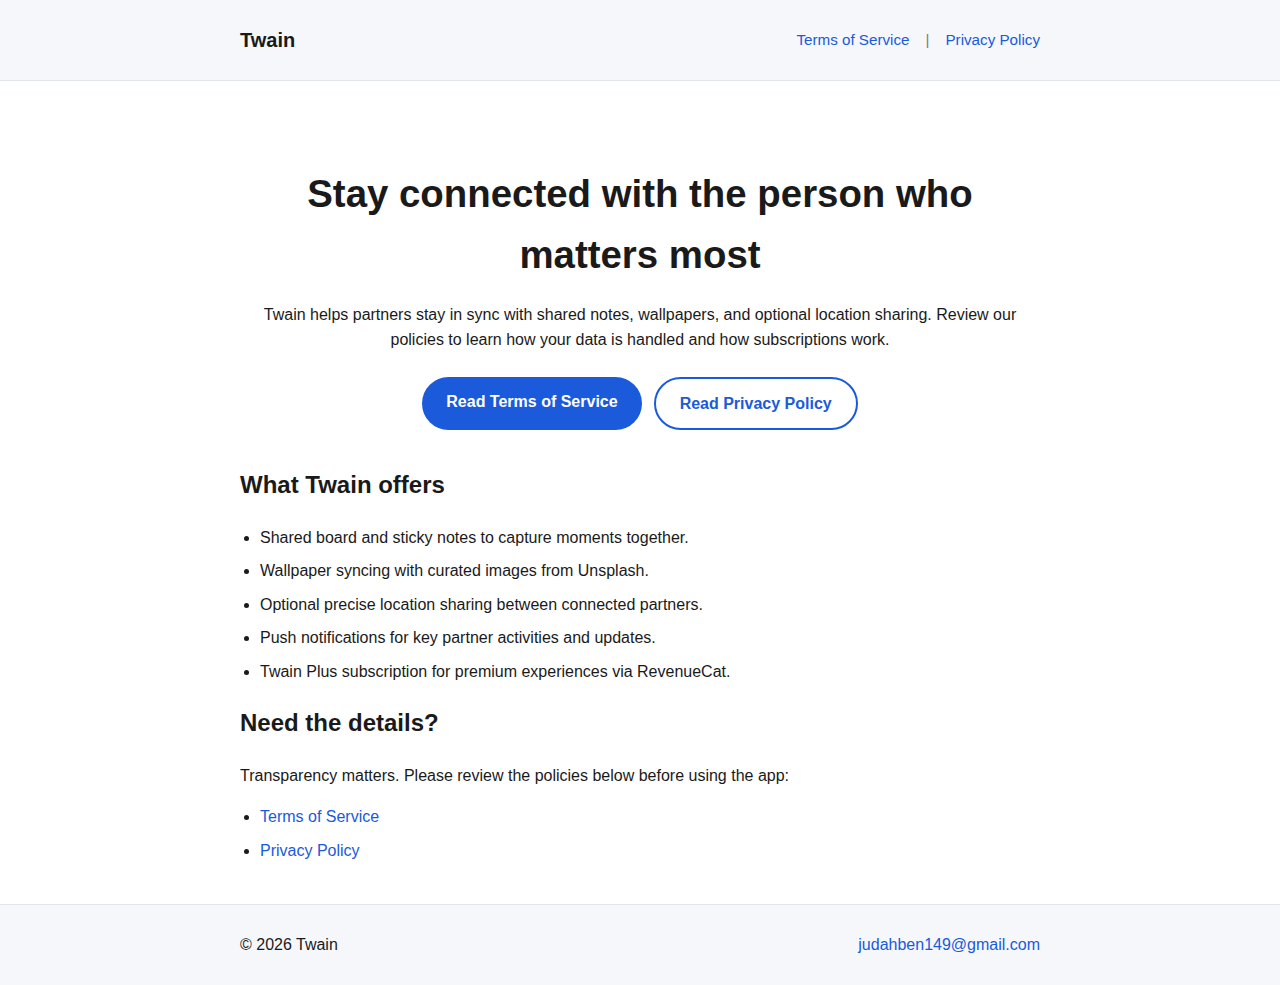
<file: legal-site/index.html>
<!DOCTYPE html>
<html lang="en">
<head>
  <meta charset="UTF-8">
  <meta name="viewport" content="width=device-width, initial-scale=1.0">
  <title>Twain | Welcome</title>
  <link rel="stylesheet" href="styles.css">
</head>
<body>
  <header class="site-header">
    <div class="container header-content">
      <div class="branding">Twain</div>
      <nav class="site-nav" aria-label="Primary">
        <a href="terms.html">Terms of Service</a>
        <span aria-hidden="true">|</span>
        <a href="privacy.html">Privacy Policy</a>
      </nav>
    </div>
  </header>

  <main class="container">
    <section class="hero">
      <h1>Stay connected with the person who matters most</h1>
      <p>Twain helps partners stay in sync with shared notes, wallpapers, and optional location sharing. Review our policies to learn how your data is handled and how subscriptions work.</p>
      <div class="cta-links">
        <a class="cta-button" href="terms.html">Read Terms of Service</a>
        <a class="cta-outline" href="privacy.html">Read Privacy Policy</a>
      </div>
    </section>

    <section class="features">
      <h2>What Twain offers</h2>
      <ul>
        <li>Shared board and sticky notes to capture moments together.</li>
        <li>Wallpaper syncing with curated images from Unsplash.</li>
        <li>Optional precise location sharing between connected partners.</li>
        <li>Push notifications for key partner activities and updates.</li>
        <li>Twain Plus subscription for premium experiences via RevenueCat.</li>
      </ul>
    </section>

    <section class="policies">
      <h2>Need the details?</h2>
      <p>Transparency matters. Please review the policies below before using the app:</p>
      <ul>
        <li><a href="terms.html">Terms of Service</a></li>
        <li><a href="privacy.html">Privacy Policy</a></li>
      </ul>
    </section>
  </main>

  <footer class="site-footer">
    <div class="container footer-content">
      <p>© 2026 Twain</p>
      <p><a href="mailto:judahben149@gmail.com">judahben149@gmail.com</a></p>
    </div>
  </footer>
</body>
</html>
</file>
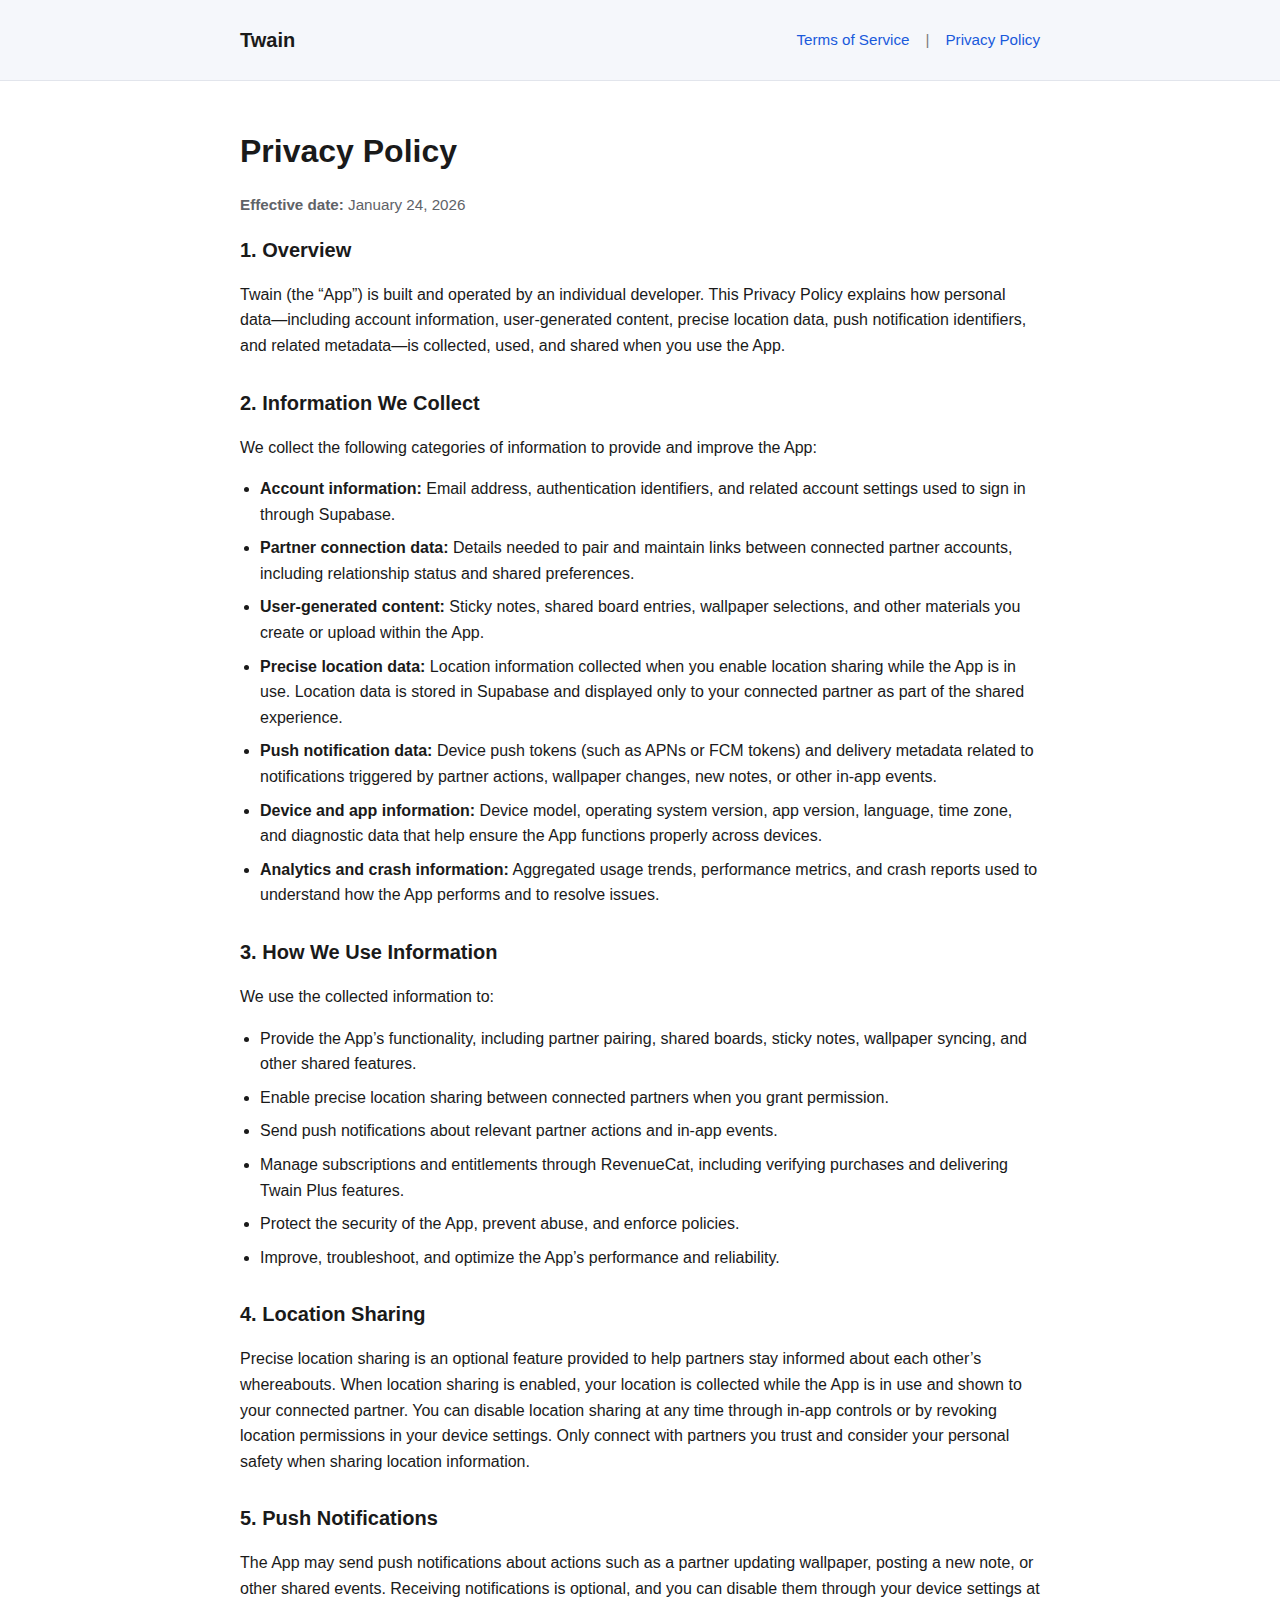
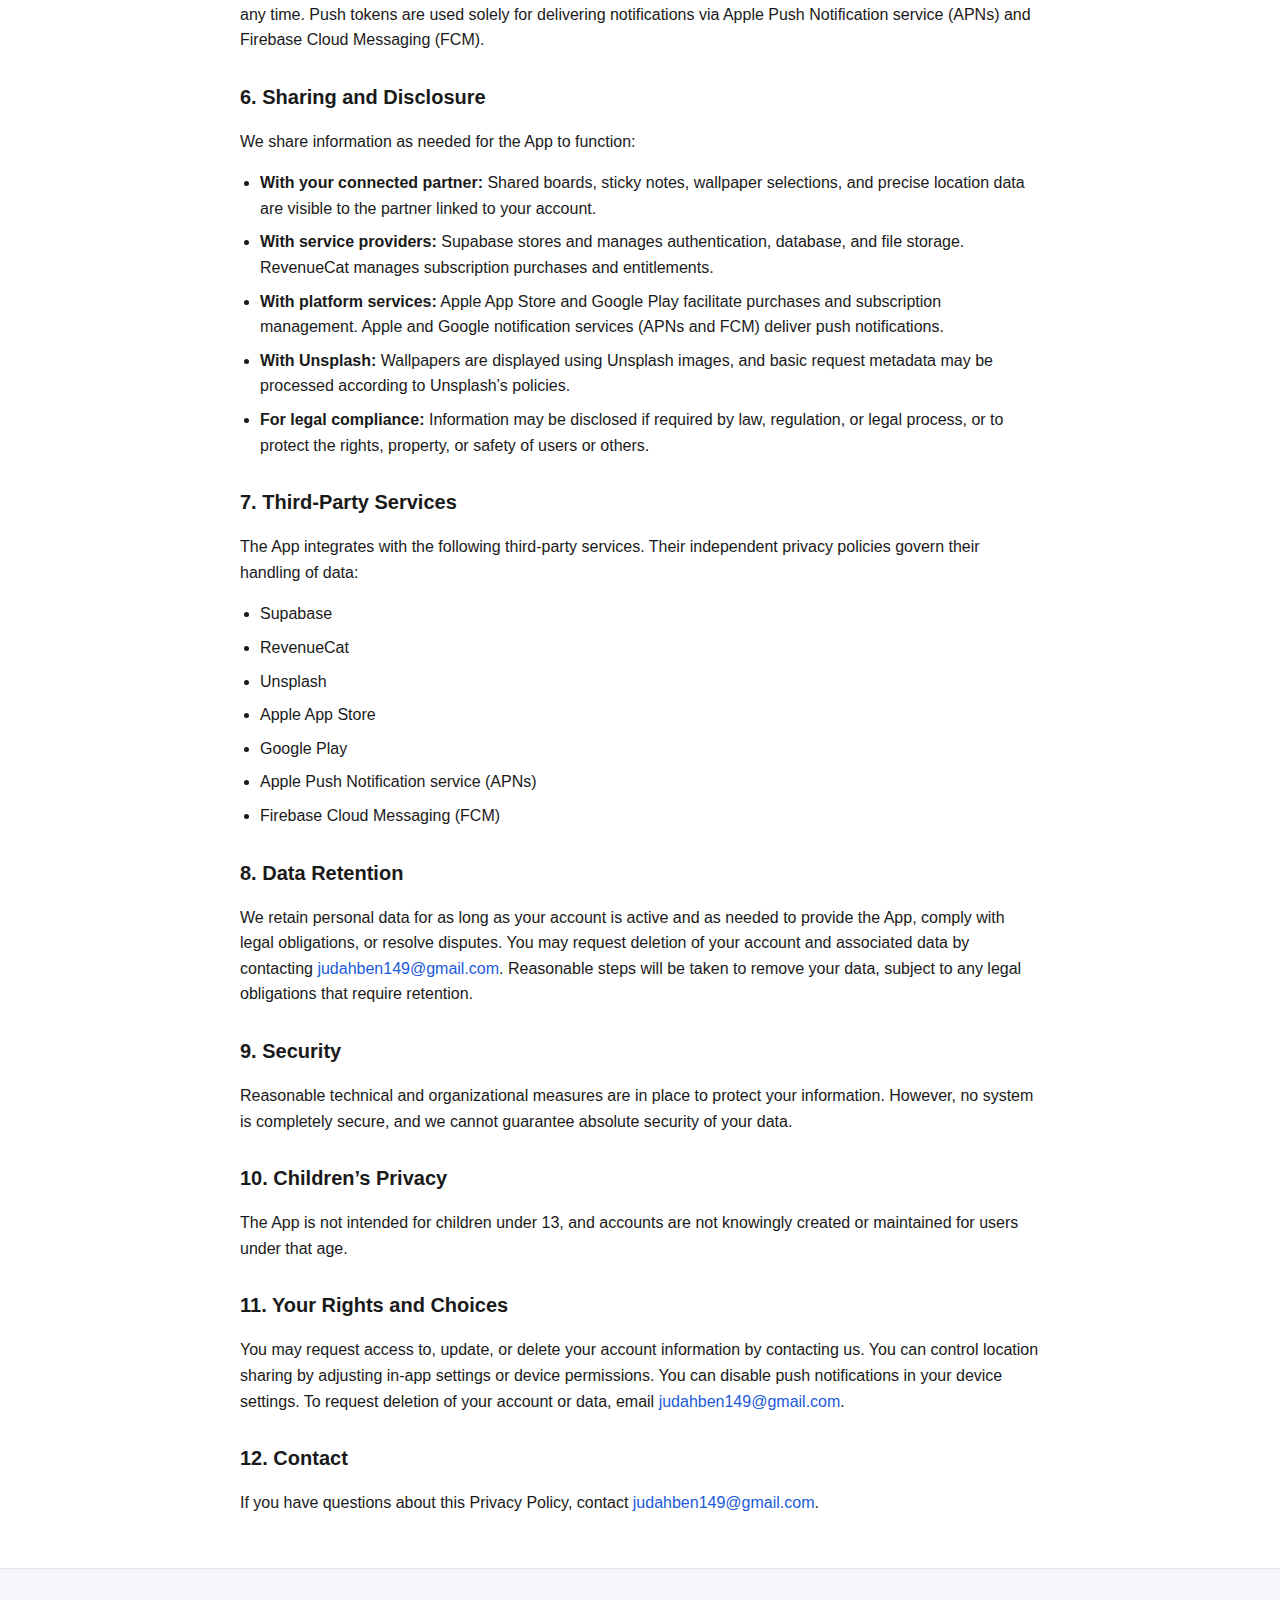
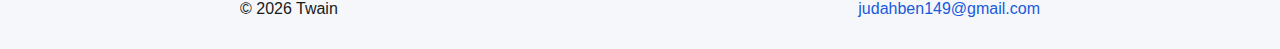
<file: legal-site/privacy.html>
<!DOCTYPE html>
<html lang="en">
<head>
  <meta charset="UTF-8">
  <meta name="viewport" content="width=device-width, initial-scale=1.0">
  <title>Twain | Privacy Policy</title>
  <link rel="stylesheet" href="styles.css">
</head>
<body>
  <header class="site-header">
    <div class="container header-content">
      <div class="branding">Twain</div>
      <nav class="site-nav" aria-label="Primary">
        <a href="terms.html">Terms of Service</a>
        <span aria-hidden="true">|</span>
        <a href="privacy.html">Privacy Policy</a>
      </nav>
    </div>
  </header>

  <main class="container legal-document">
    <h1>Privacy Policy</h1>
    <p class="effective-date"><strong>Effective date:</strong> January 24, 2026</p>

    <section>
      <h2>1. Overview</h2>
      <p>Twain (the “App”) is built and operated by an individual developer. This Privacy Policy explains how personal data—including account information, user-generated content, precise location data, push notification identifiers, and related metadata—is collected, used, and shared when you use the App.</p>
    </section>

    <section>
      <h2>2. Information We Collect</h2>
      <p>We collect the following categories of information to provide and improve the App:</p>
      <ul>
        <li><strong>Account information:</strong> Email address, authentication identifiers, and related account settings used to sign in through Supabase.</li>
        <li><strong>Partner connection data:</strong> Details needed to pair and maintain links between connected partner accounts, including relationship status and shared preferences.</li>
        <li><strong>User-generated content:</strong> Sticky notes, shared board entries, wallpaper selections, and other materials you create or upload within the App.</li>
        <li><strong>Precise location data:</strong> Location information collected when you enable location sharing while the App is in use. Location data is stored in Supabase and displayed only to your connected partner as part of the shared experience.</li>
        <li><strong>Push notification data:</strong> Device push tokens (such as APNs or FCM tokens) and delivery metadata related to notifications triggered by partner actions, wallpaper changes, new notes, or other in-app events.</li>
        <li><strong>Device and app information:</strong> Device model, operating system version, app version, language, time zone, and diagnostic data that help ensure the App functions properly across devices.</li>
        <li><strong>Analytics and crash information:</strong> Aggregated usage trends, performance metrics, and crash reports used to understand how the App performs and to resolve issues.</li>
      </ul>
    </section>

    <section>
      <h2>3. How We Use Information</h2>
      <p>We use the collected information to:</p>
      <ul>
        <li>Provide the App’s functionality, including partner pairing, shared boards, sticky notes, wallpaper syncing, and other shared features.</li>
        <li>Enable precise location sharing between connected partners when you grant permission.</li>
        <li>Send push notifications about relevant partner actions and in-app events.</li>
        <li>Manage subscriptions and entitlements through RevenueCat, including verifying purchases and delivering Twain Plus features.</li>
        <li>Protect the security of the App, prevent abuse, and enforce policies.</li>
        <li>Improve, troubleshoot, and optimize the App’s performance and reliability.</li>
      </ul>
    </section>

    <section>
      <h2>4. Location Sharing</h2>
      <p>Precise location sharing is an optional feature provided to help partners stay informed about each other’s whereabouts. When location sharing is enabled, your location is collected while the App is in use and shown to your connected partner. You can disable location sharing at any time through in-app controls or by revoking location permissions in your device settings. Only connect with partners you trust and consider your personal safety when sharing location information.</p>
    </section>

    <section>
      <h2>5. Push Notifications</h2>
      <p>The App may send push notifications about actions such as a partner updating wallpaper, posting a new note, or other shared events. Receiving notifications is optional, and you can disable them through your device settings at any time. Push tokens are used solely for delivering notifications via Apple Push Notification service (APNs) and Firebase Cloud Messaging (FCM).</p>
    </section>

    <section>
      <h2>6. Sharing and Disclosure</h2>
      <p>We share information as needed for the App to function:</p>
      <ul>
        <li><strong>With your connected partner:</strong> Shared boards, sticky notes, wallpaper selections, and precise location data are visible to the partner linked to your account.</li>
        <li><strong>With service providers:</strong> Supabase stores and manages authentication, database, and file storage. RevenueCat manages subscription purchases and entitlements.</li>
        <li><strong>With platform services:</strong> Apple App Store and Google Play facilitate purchases and subscription management. Apple and Google notification services (APNs and FCM) deliver push notifications.</li>
        <li><strong>With Unsplash:</strong> Wallpapers are displayed using Unsplash images, and basic request metadata may be processed according to Unsplash’s policies.</li>
        <li><strong>For legal compliance:</strong> Information may be disclosed if required by law, regulation, or legal process, or to protect the rights, property, or safety of users or others.</li>
      </ul>
    </section>

    <section>
      <h2>7. Third-Party Services</h2>
      <p>The App integrates with the following third-party services. Their independent privacy policies govern their handling of data:</p>
      <ul>
        <li>Supabase</li>
        <li>RevenueCat</li>
        <li>Unsplash</li>
        <li>Apple App Store</li>
        <li>Google Play</li>
        <li>Apple Push Notification service (APNs)</li>
        <li>Firebase Cloud Messaging (FCM)</li>
      </ul>
    </section>

    <section>
      <h2>8. Data Retention</h2>
      <p>We retain personal data for as long as your account is active and as needed to provide the App, comply with legal obligations, or resolve disputes. You may request deletion of your account and associated data by contacting <a href="mailto:judahben149@gmail.com">judahben149@gmail.com</a>. Reasonable steps will be taken to remove your data, subject to any legal obligations that require retention.</p>
    </section>

    <section>
      <h2>9. Security</h2>
      <p>Reasonable technical and organizational measures are in place to protect your information. However, no system is completely secure, and we cannot guarantee absolute security of your data.</p>
    </section>

    <section>
      <h2>10. Children’s Privacy</h2>
      <p>The App is not intended for children under 13, and accounts are not knowingly created or maintained for users under that age.</p>
    </section>

    <section>
      <h2>11. Your Rights and Choices</h2>
      <p>You may request access to, update, or delete your account information by contacting us. You can control location sharing by adjusting in-app settings or device permissions. You can disable push notifications in your device settings. To request deletion of your account or data, email <a href="mailto:judahben149@gmail.com">judahben149@gmail.com</a>.</p>
    </section>

    <section>
      <h2>12. Contact</h2>
      <p>If you have questions about this Privacy Policy, contact <a href="mailto:judahben149@gmail.com">judahben149@gmail.com</a>.</p>
    </section>
  </main>

  <footer class="site-footer">
    <div class="container footer-content">
      <p>© 2026 Twain</p>
      <p><a href="mailto:judahben149@gmail.com">judahben149@gmail.com</a></p>
    </div>
  </footer>
</body>
</html>
</file>
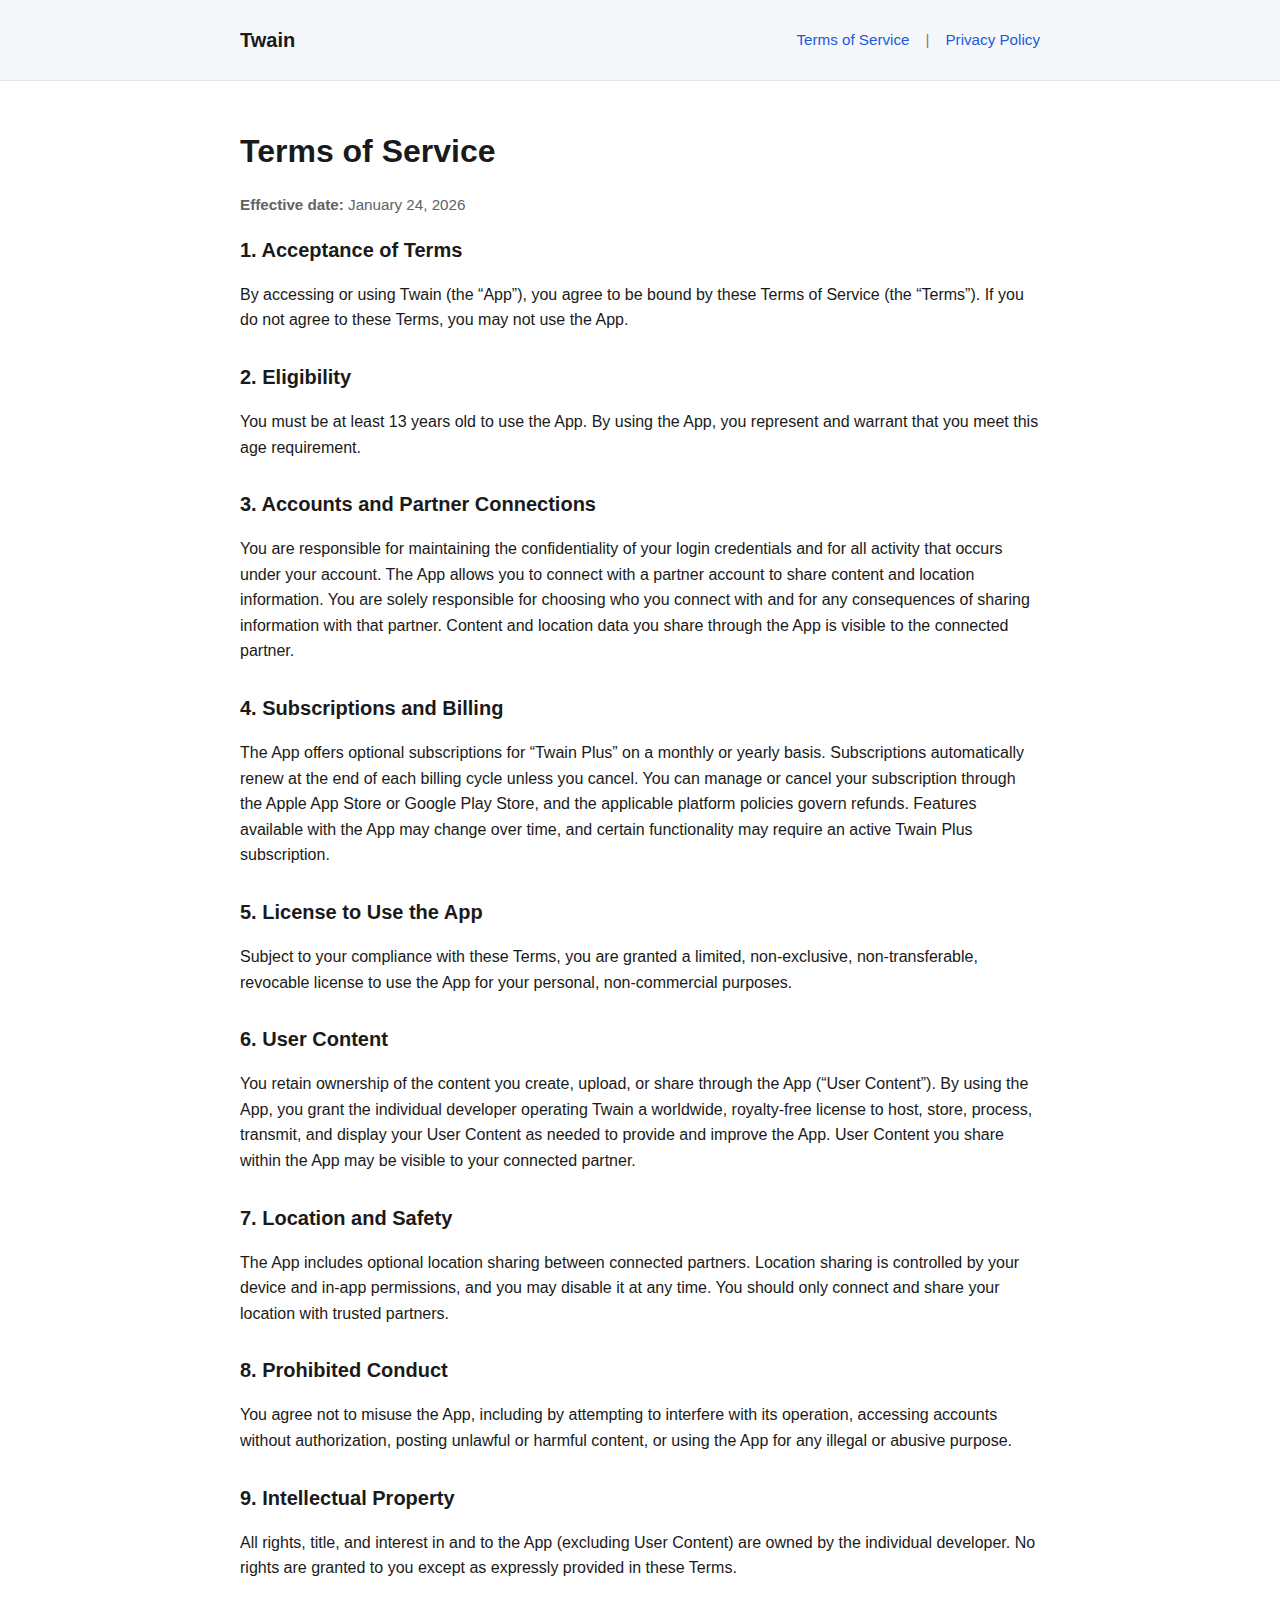
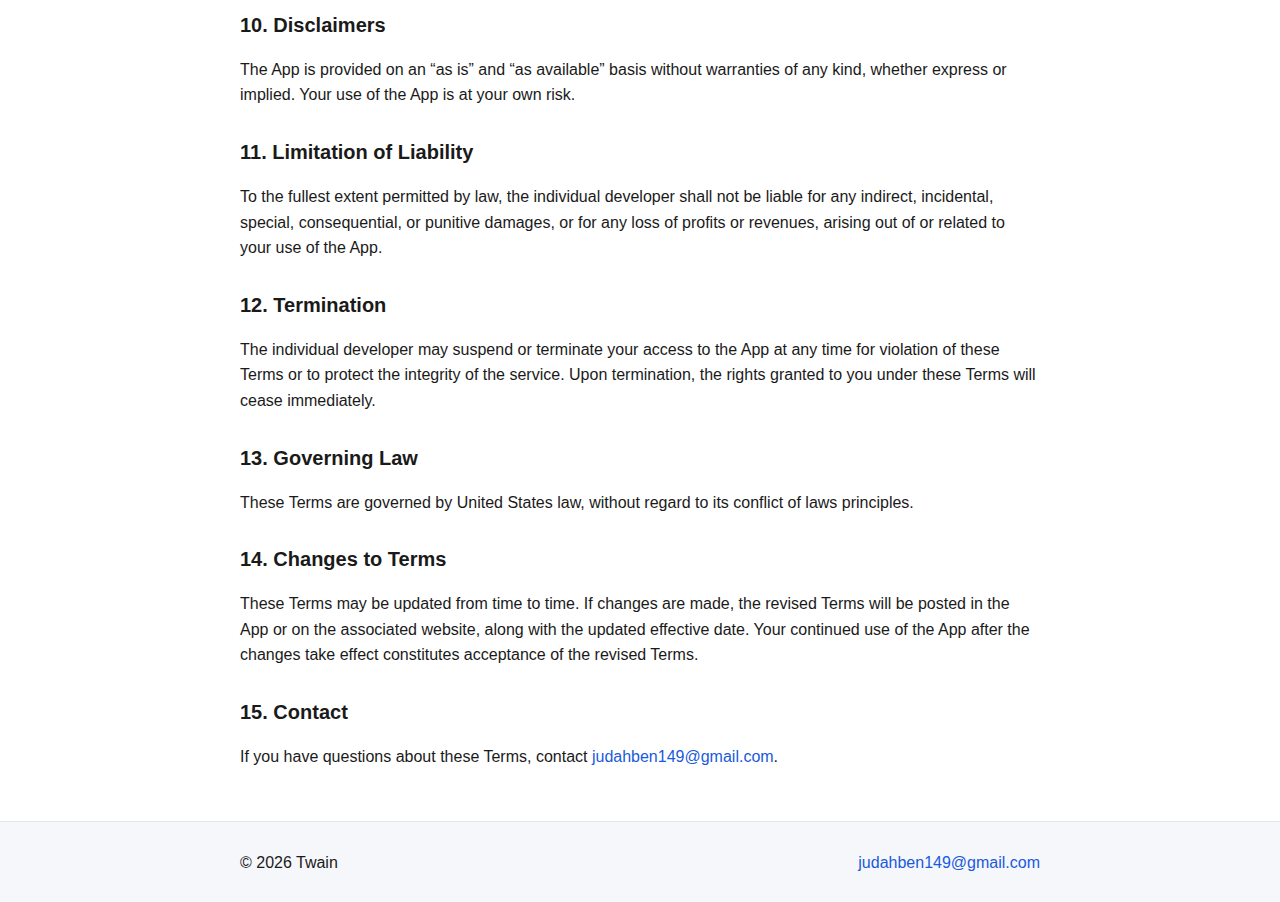
<file: legal-site/terms.html>
<!DOCTYPE html>
<html lang="en">
<head>
  <meta charset="UTF-8">
  <meta name="viewport" content="width=device-width, initial-scale=1.0">
  <title>Twain | Terms of Service</title>
  <link rel="stylesheet" href="styles.css">
</head>
<body>
  <header class="site-header">
    <div class="container header-content">
      <div class="branding">Twain</div>
      <nav class="site-nav" aria-label="Primary">
        <a href="terms.html">Terms of Service</a>
        <span aria-hidden="true">|</span>
        <a href="privacy.html">Privacy Policy</a>
      </nav>
    </div>
  </header>

  <main class="container legal-document">
    <h1>Terms of Service</h1>
    <p class="effective-date"><strong>Effective date:</strong> January 24, 2026</p>

    <section>
      <h2>1. Acceptance of Terms</h2>
      <p>By accessing or using Twain (the “App”), you agree to be bound by these Terms of Service (the “Terms”). If you do not agree to these Terms, you may not use the App.</p>
    </section>

    <section>
      <h2>2. Eligibility</h2>
      <p>You must be at least 13 years old to use the App. By using the App, you represent and warrant that you meet this age requirement.</p>
    </section>

    <section>
      <h2>3. Accounts and Partner Connections</h2>
      <p>You are responsible for maintaining the confidentiality of your login credentials and for all activity that occurs under your account. The App allows you to connect with a partner account to share content and location information. You are solely responsible for choosing who you connect with and for any consequences of sharing information with that partner. Content and location data you share through the App is visible to the connected partner.</p>
    </section>

    <section>
      <h2>4. Subscriptions and Billing</h2>
      <p>The App offers optional subscriptions for “Twain Plus” on a monthly or yearly basis. Subscriptions automatically renew at the end of each billing cycle unless you cancel. You can manage or cancel your subscription through the Apple App Store or Google Play Store, and the applicable platform policies govern refunds. Features available with the App may change over time, and certain functionality may require an active Twain Plus subscription.</p>
    </section>

    <section>
      <h2>5. License to Use the App</h2>
      <p>Subject to your compliance with these Terms, you are granted a limited, non-exclusive, non-transferable, revocable license to use the App for your personal, non-commercial purposes.</p>
    </section>

    <section>
      <h2>6. User Content</h2>
      <p>You retain ownership of the content you create, upload, or share through the App (“User Content”). By using the App, you grant the individual developer operating Twain a worldwide, royalty-free license to host, store, process, transmit, and display your User Content as needed to provide and improve the App. User Content you share within the App may be visible to your connected partner.</p>
    </section>

    <section>
      <h2>7. Location and Safety</h2>
      <p>The App includes optional location sharing between connected partners. Location sharing is controlled by your device and in-app permissions, and you may disable it at any time. You should only connect and share your location with trusted partners.</p>
    </section>

    <section>
      <h2>8. Prohibited Conduct</h2>
      <p>You agree not to misuse the App, including by attempting to interfere with its operation, accessing accounts without authorization, posting unlawful or harmful content, or using the App for any illegal or abusive purpose.</p>
    </section>

    <section>
      <h2>9. Intellectual Property</h2>
      <p>All rights, title, and interest in and to the App (excluding User Content) are owned by the individual developer. No rights are granted to you except as expressly provided in these Terms.</p>
    </section>

    <section>
      <h2>10. Disclaimers</h2>
      <p>The App is provided on an “as is” and “as available” basis without warranties of any kind, whether express or implied. Your use of the App is at your own risk.</p>
    </section>

    <section>
      <h2>11. Limitation of Liability</h2>
      <p>To the fullest extent permitted by law, the individual developer shall not be liable for any indirect, incidental, special, consequential, or punitive damages, or for any loss of profits or revenues, arising out of or related to your use of the App.</p>
    </section>

    <section>
      <h2>12. Termination</h2>
      <p>The individual developer may suspend or terminate your access to the App at any time for violation of these Terms or to protect the integrity of the service. Upon termination, the rights granted to you under these Terms will cease immediately.</p>
    </section>

    <section>
      <h2>13. Governing Law</h2>
      <p>These Terms are governed by United States law, without regard to its conflict of laws principles.</p>
    </section>

    <section>
      <h2>14. Changes to Terms</h2>
      <p>These Terms may be updated from time to time. If changes are made, the revised Terms will be posted in the App or on the associated website, along with the updated effective date. Your continued use of the App after the changes take effect constitutes acceptance of the revised Terms.</p>
    </section>

    <section>
      <h2>15. Contact</h2>
      <p>If you have questions about these Terms, contact <a href="mailto:judahben149@gmail.com">judahben149@gmail.com</a>.</p>
    </section>
  </main>

  <footer class="site-footer">
    <div class="container footer-content">
      <p>© 2026 Twain</p>
      <p><a href="mailto:judahben149@gmail.com">judahben149@gmail.com</a></p>
    </div>
  </footer>
</body>
</html>
</file>
<file: legal-site/styles.css>
:root {
  color-scheme: only light;
  font-family: -apple-system, BlinkMacSystemFont, "Segoe UI", Roboto, sans-serif;
  line-height: 1.6;
  font-size: 16px;
  color: #1a1a1a;
  background-color: #ffffff;
}

*,
*::before,
*::after {
  box-sizing: border-box;
}

body {
  margin: 0;
  background-color: #ffffff;
}

a {
  color: #1a5adb;
  text-decoration: none;
}

a:hover,
a:focus {
  text-decoration: underline;
}

.container {
  width: min(90%, 800px);
  margin: 0 auto;
  padding: 1.5rem 0;
}

.site-header,
.site-footer {
  background-color: #f5f7fb;
  border-bottom: 1px solid #e2e5ec;
}

.site-footer {
  border-top: 1px solid #e2e5ec;
  border-bottom: none;
}

.header-content,
.footer-content {
  display: flex;
  flex-direction: column;
  gap: 0.5rem;
  align-items: center;
  text-align: center;
}

.branding {
  font-weight: 600;
  font-size: 1.25rem;
}

.site-nav {
  display: flex;
  gap: 0.75rem;
  align-items: center;
  font-size: 0.95rem;
}

.site-nav span {
  color: #7a7a7a;
}

.hero {
  padding: 2rem 0 1rem;
  text-align: center;
}

.hero h1 {
  font-size: clamp(1.8rem, 4vw, 2.4rem);
  margin-bottom: 1rem;
}

.hero p {
  margin-bottom: 1.5rem;
}

.cta-links {
  display: flex;
  flex-wrap: wrap;
  justify-content: center;
  gap: 0.75rem;
}

.cta-button,
.cta-outline {
  display: inline-block;
  padding: 0.75rem 1.5rem;
  border-radius: 999px;
  font-weight: 600;
}

.cta-button {
  background-color: #1a5adb;
  color: #ffffff;
}

.cta-outline {
  border: 2px solid #1a5adb;
  color: #1a5adb;
}

.cta-outline:hover,
.cta-outline:focus {
  background-color: rgba(26, 90, 219, 0.08);
}

.features ul,
.policies ul,
.legal-document ul {
  padding-left: 1.25rem;
}

.features li,
.policies li,
.legal-document li {
  margin-bottom: 0.5rem;
}

.legal-document h1 {
  margin-bottom: 0.5rem;
}

.effective-date {
  font-size: 0.95rem;
  color: #5f6368;
  margin-bottom: 1.5rem;
}

.legal-document section {
  margin-bottom: 1.75rem;
}

.legal-document h2 {
  font-size: 1.25rem;
  margin-bottom: 0.5rem;
}

.legal-document p {
  margin-bottom: 0.75rem;
}

.site-footer p {
  margin: 0.2rem 0;
}

@media (min-width: 600px) {
  .header-content,
  .footer-content {
    flex-direction: row;
    justify-content: space-between;
    text-align: left;
  }

  .site-nav {
    gap: 1rem;
  }
}
</file>
